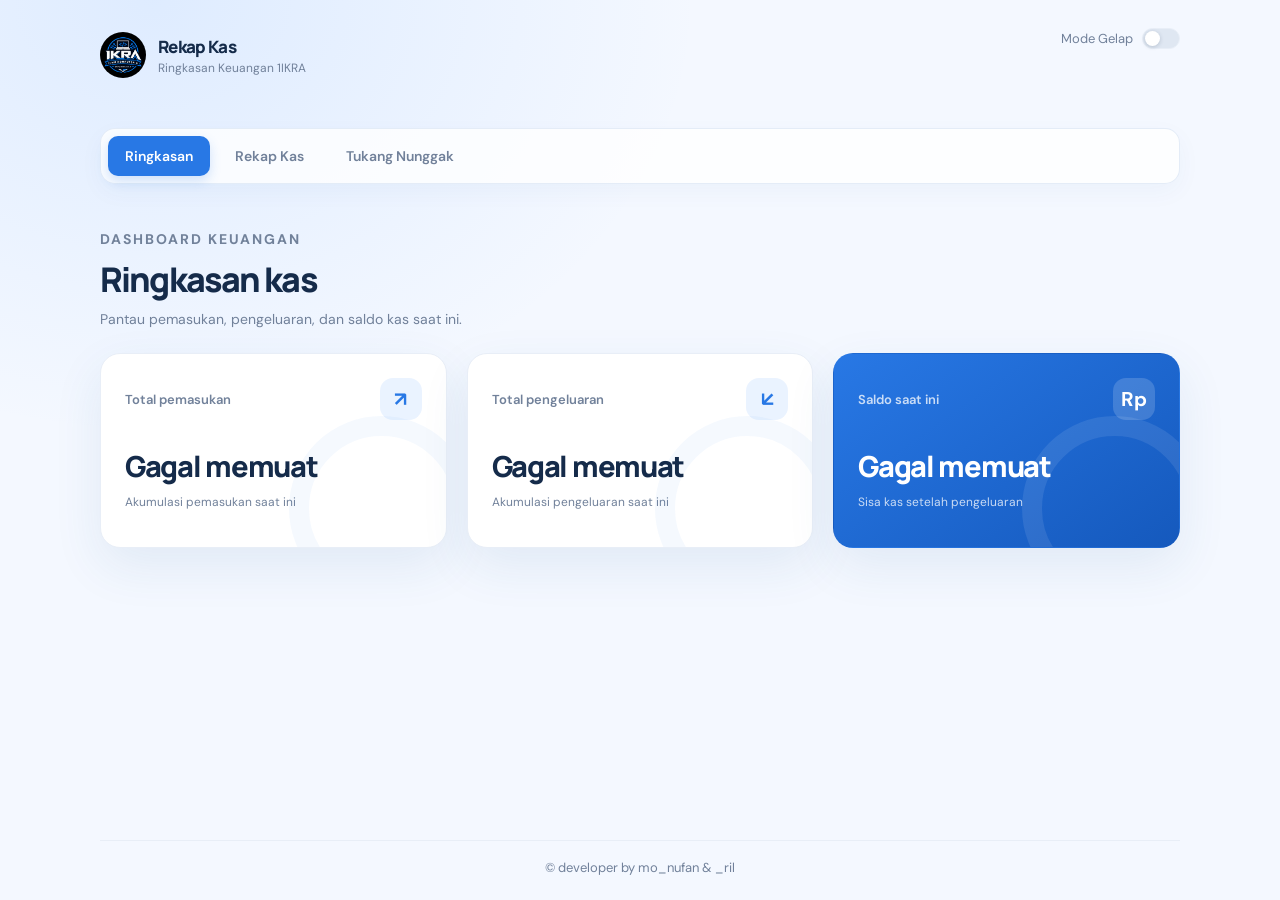
<file: rekap kas/index.html>
<!doctype html>
<html lang="id">
  <head>
    <meta charset="UTF-8" />
    <meta name="viewport" content="width=device-width, initial-scale=1.0" />
    <meta name="theme-color" content="#f4f8ff" />
    <title>Rekap Kas | Ringkasan</title>
    <link rel="stylesheet" href="main.css" />
  </head>
  <body>
    <header>
      <div class="brand">
        <img src="assets/logo.webp" alt="Logo 1IKRA" class="brand-logo" />
        <div>
          <p class="brand-name">Rekap Kas</p>
          <p class="brand-caption">Ringkasan Keuangan 1IKRA</p>
        </div>
      </div>
    </header>
    <div id="mode-toggle">
      <label for="mode-switch">Mode Gelap</label>
      <input type="checkbox" id="mode-switch" />
    </div>
    <div id="navbar">
      <a href="index.html" aria-current="page">Ringkasan</a>
      <a href="main.html">Rekap Kas</a>
      <a href="nunggak.html">Tukang Nunggak</a>
    </div>
    <main>
      <section aria-labelledby="summary-title">
        <div class="page-heading">
          <p class="eyebrow">Dashboard keuangan</p>
          <h1 id="summary-title">Ringkasan kas</h1>
          <p>Pantau pemasukan, pengeluaran, dan saldo kas saat ini.</p>
        </div>
        <div class="summary-grid">
          <article class="summary-card">
            <div class="card-topline">
              <p class="card-label">Total pemasukan</p>
              <span class="card-icon" aria-hidden="true">↗</span>
            </div>
            <h2 id="total-pemasukan">-</h2>
            <p class="card-note">Akumulasi pemasukan saat ini</p>
          </article>
          <article class="summary-card">
            <div class="card-topline">
              <p class="card-label">Total pengeluaran</p>
              <span class="card-icon" aria-hidden="true">↙</span>
            </div>
            <h2 id="total-pengeluaran">-</h2>
            <p class="card-note">Akumulasi pengeluaran saat ini</p>
          </article>
          <article class="summary-card balance">
            <div class="card-topline">
              <p class="card-label">Saldo saat ini</p>
              <span class="card-icon" aria-hidden="true">Rp</span>
            </div>
            <h2 id="saldo">-</h2>
            <p class="card-note">Sisa kas setelah pengeluaran</p>
          </article>
        </div>
      </section>
    </main>
    <footer>
      <p>© developer by mo_nufan & _ril</p>
    </footer>
    <script src="main.js" defer></script>
    <script src="theme.js" defer></script>
  </body>
</html>
</file>
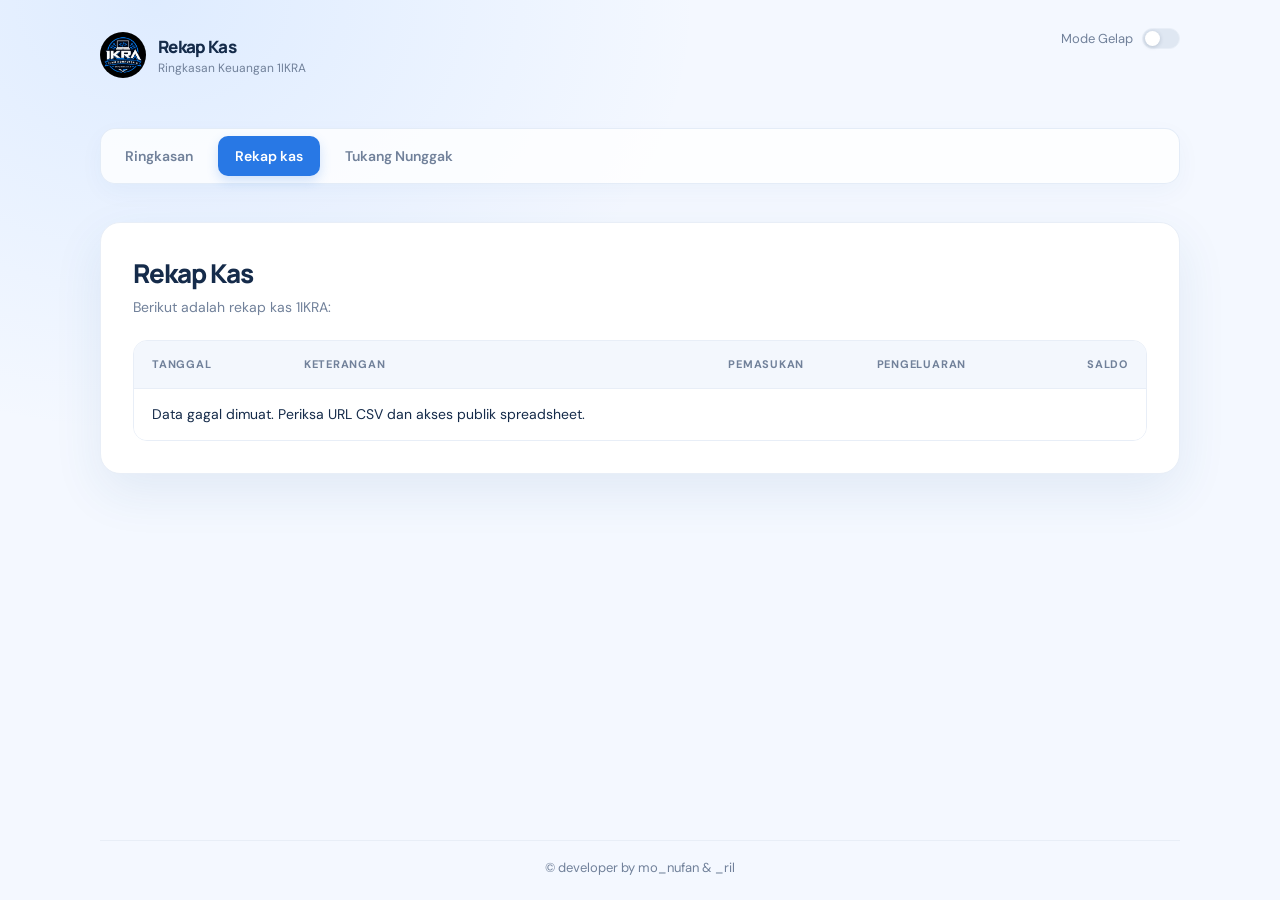
<file: rekap kas/main.html>
<!doctype html>
<html lang="id">
  <head>
    <meta charset="UTF-8" />
    <meta name="viewport" content="width=device-width, initial-scale=1.0" />
    <title>Rekap Kas</title>
    <link rel="stylesheet" href="style.css" />
  </head>
  <header>
    <div class="brand">
        <img src="assets/logo.webp" alt="Logo 1IKRA" class="brand-logo" />
        <div>
          <p class="brand-name">Rekap Kas</p>
          <p class="brand-caption">Ringkasan Keuangan 1IKRA</p>
        </div>
      </div>
  </header>
  <body>
    <div id="mode-toggle">
      <label for="mode-switch">Mode Gelap</label>
      <input type="checkbox" id="mode-switch" />
    </div>
    <div id="navbar">
      <a href="index.html">Ringkasan</a
      ><a href="main.html" aria-current="page">Rekap kas</a>
      <a href="nunggak.html">Tukang Nunggak</a>
    </div>
    <section>
      <div id="card">
        <h2>Rekap Kas</h2>
        <p>Berikut adalah rekap kas 1IKRA:</p>
        <div
          class="table-scroll table-scroll--wide"
          role="region"
          aria-label="Tabel rekap kas"
          tabindex="0"
        >
          <table>
            <thead>
              <tr>
                <th>Tanggal</th>
                <th>Keterangan</th>
                <th>Pemasukan</th>
                <th>Pengeluaran</th>
                <th>Saldo</th>
              </tr>
            </thead>
            <tbody id="rekap-table-body">
              <!-- Data akan diisi melalui JavaScript -->
            </tbody>
          </table>
        </div>
      </div>
    </section>
    <footer>
      <p>© developer by mo_nufan & _ril</p>
    </footer>
    <script src="app.js" defer></script>
    <script src="theme.js" defer></script>
  </body>
</html>
</file>
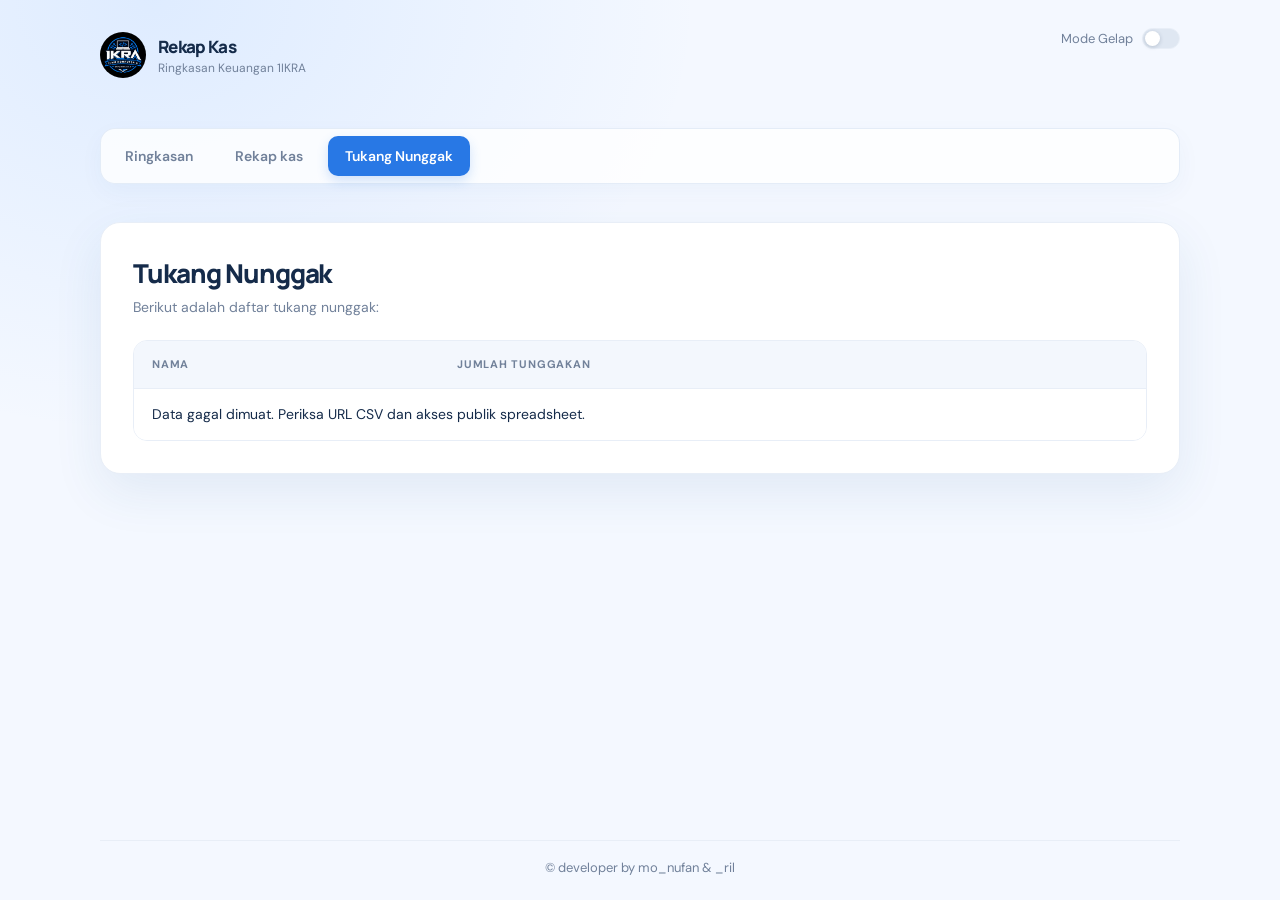
<file: rekap kas/nunggak.html>
<!doctype html>
<html lang="id">
  <head>
    <meta charset="UTF-8" />
    <meta name="viewport" content="width=device-width, initial-scale=1.0" />
    <title>Tukang Nunggak</title>
    <link rel="stylesheet" href="style.css" />
  </head>
  <header>
    <div class="brand">
        <img src="assets/logo.webp" alt="Logo 1IKRA" class="brand-logo" />
        <div>
          <p class="brand-name">Rekap Kas</p>
          <p class="brand-caption">Ringkasan Keuangan 1IKRA</p>
        </div>
      </div>
  </header>
  <body>
    <div id="mode-toggle">
      <label for="mode-switch">Mode Gelap</label>
      <input type="checkbox" id="mode-switch" />
    </div>
    <div id="navbar">
      <a href="index.html">Ringkasan</a>
      <a href="main.html">Rekap kas</a>
      <a href="nunggak.html" aria-current="page">Tukang Nunggak</a>
    </div>
    <section>
      <div id="card">
        <h2>Tukang Nunggak</h2>
        <p>Berikut adalah daftar tukang nunggak:</p>
        <div
          class="table-scroll table-scroll--compact"
          role="region"
          aria-label="Tabel tukang nunggak"
          tabindex="0"
        >
          <table>
            <thead>
              <tr>
                <th>Nama</th>
                <th>Jumlah Tunggakan</th>
              </tr>
            </thead>
            <tbody id="nunggak-table-body">
              <!-- Data akan diisi melalui JavaScript -->
            </tbody>
          </table>
        </div>
      </div>
    </section>
    <footer>
      <p>© developer by mo_nufan & _ril</p>
    </footer>
    <script src="app.js" defer></script>
    <script src="theme.js" defer></script>
  </body>
</html>
</file>
<file: rekap kas/main.css>
@import url("https://fonts.googleapis.com/css2?family=DM+Sans:wght@400;500;600;700&family=Manrope:wght@500;600;700;800&display=swap");

:root {
  color-scheme: light;
  --background: #f4f8ff;
  --surface: #ffffff;
  --text: #152b4a;
  --muted: #71819a;
  --blue: #2878e5;
  --blue-dark: #1559bd;
  --blue-soft: #eaf3ff;
  --border: #e8eef7;
  --shadow: 0 18px 50px rgba(37, 85, 145, 0.09);
}

:root[data-theme="dark"] {
  color-scheme: dark;
  --background: #0b1423;
  --surface: #121f32;
  --text: #e8f0fc;
  --muted: #9aacc5;
  --blue: #5a9cff;
  --blue-dark: #8bbaff;
  --blue-soft: #1c3150;
  --border: #24364f;
  --shadow: 0 18px 50px rgba(0, 0, 0, 0.24);
}

* {
  box-sizing: border-box;
  margin: 0;
}

:root[data-theme="dark"] #mode-switch:not(:checked) {
  background: #34445c;
}

body {
  display: flex;
  flex-direction: column;
  min-width: 320px;
  min-height: 100vh;
  padding: 32px 24px 24px;
  background:
    radial-gradient(
      ellipse at 12% 0%,
      rgba(91, 161, 255, 0.14),
      transparent 34rem
    ),
    var(--background);
  color: var(--text);
  font-family: "DM Sans", sans-serif;
}

:root[data-theme="dark"] body {
  background:
    radial-gradient(
      ellipse at 12% 0%,
      rgba(49, 111, 190, 0.16),
      transparent 34rem
    ),
    var(--background);
}

header,
main,
#navbar {
  width: min(100%, 1080px);
  margin-inline: auto;
}

header {
  min-height: 68px;
  margin-bottom: 28px;
}

.brand {
  display: flex;
  align-items: center;
  gap: 12px;
}

.brand-mark {
  display: grid;
  width: 46px;
  height: 46px;
  place-items: center;
  border-radius: 15px;
  background: linear-gradient(145deg, #4c9cff, #2168d2);
  box-shadow: 0 8px 18px rgba(40, 120, 229, 0.24);
  color: #fff;
  font-family: "Manrope", sans-serif;
  font-size: 20px;
  font-weight: 800;
}

.brand-logo {
  display: block;
  width: 46px;
  height: 46px;
  flex: 0 0 46px;
  object-fit: contain;
  border-radius: 50px;
}

.brand-name {
  font-family: "Manrope", sans-serif;
  font-size: 17px;
  font-weight: 800;
  letter-spacing: -0.04em;
}

.brand-caption {
  margin-top: 2px;
  color: var(--muted);
  font-size: 12px;
}

#mode-toggle {
  position: fixed;
  z-index: 2;
  top: 28px;
  right: max(24px, calc((100vw - 1080px) / 2));
  display: flex;
  align-items: center;
  gap: 9px;
  color: var(--muted);
  font-size: 13px;
}

#mode-switch {
  width: 38px;
  height: 21px;
  margin: 0;
  appearance: none;
  border: 1px solid var(--border);
  border-radius: 20px;
  background: #dfe7f2;
  cursor: pointer;
  transition: background 160ms ease;
}

#mode-switch::before {
  display: block;
  width: 15px;
  height: 15px;
  margin: 2px;
  border-radius: 50%;
  background: #fff;
  box-shadow: 0 1px 4px rgba(21, 43, 74, 0.2);
  content: "";
  transition: transform 160ms ease;
}

#mode-switch:checked {
  border-color: var(--blue);
  background: var(--blue);
}

#mode-switch:checked::before {
  transform: translateX(17px);
}

#mode-switch:focus-visible,
#navbar a:focus-visible {
  outline: 3px solid rgba(40, 120, 229, 0.35);
  outline-offset: 3px;
}

#navbar {
  display: flex;
  gap: 8px;
  margin-bottom: 38px;
  padding: 7px;
  border: 1px solid rgba(222, 232, 246, 0.8);
  border-radius: 15px;
  background: rgba(255, 255, 255, 0.78);
  box-shadow: 0 8px 24px rgba(37, 85, 145, 0.04);
}

:root[data-theme="dark"] #navbar {
  border-color: var(--border);
  background: rgba(18, 31, 50, 0.88);
  box-shadow: 0 8px 24px rgba(0, 0, 0, 0.15);
}

#navbar a {
  padding: 11px 17px;
  border-radius: 10px;
  color: var(--muted);
  font-size: 14px;
  font-weight: 600;
  text-decoration: none;
  transition:
    background 160ms ease,
    color 160ms ease;
}

#navbar a:hover {
  background: var(--blue-soft);
  color: var(--blue-dark);
}

#navbar a[aria-current="page"] {
  background: var(--blue);
  color: #fff;
  box-shadow: 0 5px 12px rgba(40, 120, 229, 0.2);
}

.page-heading {
  margin-bottom: 25px;
}

.eyebrow {
  margin-bottom: 8px;
  color: var(--blue);
  font-size: 11px;
  font-weight: 700;
  letter-spacing: 0.14em;
  text-transform: uppercase;
}

.page-heading h1 {
  font-family: "Manrope", sans-serif;
  font-size: clamp(25px, 4vw, 34px);
  font-weight: 800;
  letter-spacing: -0.055em;
}

.page-heading p {
  margin-top: 8px;
  color: var(--muted);
  font-size: 14px;
}

.summary-grid {
  display: grid;
  grid-template-columns: repeat(3, minmax(0, 1fr));
  gap: 20px;
}

.summary-card {
  position: relative;
  overflow: hidden;
  min-height: 195px;
  padding: 24px;
  border: 1px solid var(--border);
  border-radius: 20px;
  background: var(--surface);
  box-shadow: var(--shadow);
  transition:
    transform 180ms ease,
    box-shadow 180ms ease;
}

.summary-card:hover {
  transform: translateY(-4px);
  box-shadow: 0 24px 55px rgba(37, 85, 145, 0.14);
}

.summary-card::after {
  position: absolute;
  right: -28px;
  bottom: -54px;
  width: 145px;
  height: 145px;
  border: 20px solid rgba(40, 120, 229, 0.045);
  border-radius: 50%;
  content: "";
  pointer-events: none;
}

.card-topline {
  display: flex;
  align-items: center;
  justify-content: space-between;
  gap: 12px;
  margin-bottom: 26px;
}

.card-label {
  color: var(--muted);
  font-size: 13px;
  font-weight: 600;
}

.card-icon {
  display: grid;
  width: 42px;
  height: 42px;
  place-items: center;
  border-radius: 13px;
  background: var(--blue-soft);
  color: var(--blue);
  font-size: 20px;
  font-weight: 700;
}

.summary-card h2 {
  position: relative;
  z-index: 1;
  font-family: "Manrope", sans-serif;
  font-size: clamp(22px, 3vw, 29px);
  font-weight: 800;
  letter-spacing: -0.045em;
  overflow-wrap: anywhere;
}

.summary-card .card-note {
  margin-top: 8px;
  color: var(--muted);
  font-size: 12px;
}

.summary-card.balance {
  border-color: transparent;
  background: linear-gradient(145deg, #2878e5, #1559bd);
  color: #fff;
}

.summary-card.balance::after {
  border-color: rgba(255, 255, 255, 0.09);
}

.summary-card.balance .card-label,
.summary-card.balance .card-note {
  color: rgba(255, 255, 255, 0.76);
}

.summary-card.balance .card-icon {
  background: rgba(255, 255, 255, 0.16);
  color: #fff;
}

:root[data-theme="dark"] .summary-card.balance {
  background: linear-gradient(145deg, #2367bd, #17478c);
}

footer {
  width: min(100%, 1080px);
  margin: auto auto 0;
  padding: 18px 0 0;
  border-top: 1px solid var(--border);
  text-align: center;
  color: var(--muted);
  font-size: 13px;
}

@media (max-width: 760px) {
  body {
    padding: 24px 18px;
  }

  #mode-toggle {
    position: static;
    justify-content: flex-end;
    margin: -56px 0 31px;
  }

  #navbar {
    margin-bottom: 32px;
  }

  .summary-grid {
    grid-template-columns: 1fr;
    gap: 14px;
  }

  .summary-card {
    min-height: 170px;
  }
}

@media (prefers-reduced-motion: reduce) {
  *,
  *::before,
  *::after {
    scroll-behavior: auto !important;
    transition-duration: 0.01ms !important;
  }
}
</file>
<file: rekap kas/style.css>
@import url("https://fonts.googleapis.com/css2?family=DM+Sans:wght@400;500;600;700&family=Manrope:wght@500;600;700;800&display=swap");

:root {
  color-scheme: light;
  --background: #f4f8ff;
  --surface: #ffffff;
  --text: #152b4a;
  --muted: #71819a;
  --blue: #2878e5;
  --blue-dark: #1559bd;
  --blue-soft: #eaf3ff;
  --border: #e8eef7;
  --shadow: 0 18px 50px rgba(37, 85, 145, 0.09);
  --table-head: #f3f7fd;
  --table-row-alt: #f8faff;
  --table-row-hover: #eef5ff;
}

:root[data-theme="dark"] {
  color-scheme: dark;
  --background: #0b1423;
  --surface: #121f32;
  --text: #e8f0fc;
  --muted: #9aacc5;
  --blue: #5a9cff;
  --blue-dark: #8bbaff;
  --blue-soft: #1c3150;
  --border: #24364f;
  --shadow: 0 18px 50px rgba(0, 0, 0, 0.24);
  --table-head: #1a2a41;
  --table-row-alt: #15243a;
  --table-row-hover: #1c3150;
}

* {
  box-sizing: border-box;
  margin: 0;
}

body {
  display: flex;
  flex-direction: column;
  min-width: 320px;
  min-height: 100vh;
  padding: 32px 24px 24px;
  background:
    radial-gradient(
      ellipse at 12% 0%,
      rgba(91, 161, 255, 0.14),
      transparent 34rem
    ),
    var(--background);
  color: var(--text);
  font-family: "DM Sans", sans-serif;
}

:root[data-theme="dark"] body {
  background:
    radial-gradient(
      ellipse at 12% 0%,
      rgba(49, 111, 190, 0.16),
      transparent 34rem
    ),
    var(--background);
}

header,
main,
#navbar {
  width: min(100%, 1080px);
  margin-inline: auto;
}

header {
  min-height: 68px;
  margin-bottom: 28px;
}

.brand {
  display: flex;
  align-items: center;
  gap: 12px;
}

.brand-mark {
  display: grid;
  width: 46px;
  height: 46px;
  place-items: center;
  border-radius: 15px;
  background: linear-gradient(145deg, #4c9cff, #2168d2);
  box-shadow: 0 8px 18px rgba(40, 120, 229, 0.24);
  color: #fff;
  font-family: "Manrope", sans-serif;
  font-size: 20px;
  font-weight: 800;
}

.brand-logo {
  display: block;
  width: 46px;
  height: 46px;
  flex: 0 0 46px;
  object-fit: contain;
  border-radius: 50px;
}

.brand-name {
  font-family: "Manrope", sans-serif;
  font-size: 17px;
  font-weight: 800;
  letter-spacing: -0.04em;
}

.brand-caption {
  margin-top: 2px;
  color: var(--muted);
  font-size: 12px;
}

#mode-toggle {
  position: fixed;
  z-index: 2;
  top: 28px;
  right: max(24px, calc((100vw - 1080px) / 2));
  display: flex;
  align-items: center;
  gap: 9px;
  color: var(--muted);
  font-size: 13px;
}

#mode-switch {
  width: 38px;
  height: 21px;
  margin: 0;
  appearance: none;
  border: 1px solid var(--border);
  border-radius: 20px;
  background: #dfe7f2;
  cursor: pointer;
  transition: background 160ms ease;
}

#mode-switch::before {
  display: block;
  width: 15px;
  height: 15px;
  margin: 2px;
  border-radius: 50%;
  background: #fff;
  box-shadow: 0 1px 4px rgba(21, 43, 74, 0.2);
  content: "";
  transition: transform 160ms ease;
}

#mode-switch:checked {
  border-color: var(--blue);
  background: var(--blue);
}

:root[data-theme="dark"] #mode-switch:not(:checked) {
  background: #34445c;
}

#mode-switch:checked::before {
  transform: translateX(17px);
}

#mode-switch:focus-visible,
#navbar a:focus-visible {
  outline: 3px solid rgba(40, 120, 229, 0.35);
  outline-offset: 3px;
}

#navbar {
  display: flex;
  gap: 8px;
  margin-bottom: 38px;
  padding: 7px;
  border: 1px solid rgba(222, 232, 246, 0.8);
  border-radius: 15px;
  background: rgba(255, 255, 255, 0.78);
  box-shadow: 0 8px 24px rgba(37, 85, 145, 0.04);
}

:root[data-theme="dark"] #navbar {
  border-color: var(--border);
  background: rgba(18, 31, 50, 0.88);
  box-shadow: 0 8px 24px rgba(0, 0, 0, 0.15);
}

#navbar a {
  padding: 11px 17px;
  border-radius: 10px;
  color: var(--muted);
  font-size: 14px;
  font-weight: 600;
  text-decoration: none;
  transition:
    background 160ms ease,
    color 160ms ease;
}

#navbar a:hover {
  background: var(--blue-soft);
  color: var(--blue-dark);
}

#navbar a[aria-current="page"] {
  background: var(--blue);
  color: #fff;
  box-shadow: 0 5px 12px rgba(40, 120, 229, 0.2);
}

.page-heading {
  margin-bottom: 25px;
}

.eyebrow {
  margin-bottom: 8px;
  color: var(--blue);
  font-size: 11px;
  font-weight: 700;
  letter-spacing: 0.14em;
  text-transform: uppercase;
}

.page-heading h1 {
  font-family: "Manrope", sans-serif;
  font-size: clamp(25px, 4vw, 34px);
  font-weight: 800;
  letter-spacing: -0.055em;
}

.page-heading p {
  margin-top: 8px;
  color: var(--muted);
  font-size: 14px;
}

.summary-grid {
  display: grid;
  grid-template-columns: repeat(3, minmax(0, 1fr));
  gap: 20px;
}

.summary-card {
  position: relative;
  overflow: hidden;
  min-height: 195px;
  padding: 24px;
  border: 1px solid var(--border);
  border-radius: 20px;
  background: var(--surface);
  box-shadow: var(--shadow);
  transition:
    transform 180ms ease,
    box-shadow 180ms ease;
}

.summary-card:hover {
  transform: translateY(-4px);
  box-shadow: 0 24px 55px rgba(37, 85, 145, 0.14);
}

.summary-card::after {
  position: absolute;
  right: -28px;
  bottom: -54px;
  width: 145px;
  height: 145px;
  border: 20px solid rgba(40, 120, 229, 0.045);
  border-radius: 50%;
  content: "";
  pointer-events: none;
}

.card-topline {
  display: flex;
  align-items: center;
  justify-content: space-between;
  gap: 12px;
  margin-bottom: 26px;
}

.card-label {
  color: var(--muted);
  font-size: 13px;
  font-weight: 600;
}

.card-icon {
  display: grid;
  width: 42px;
  height: 42px;
  place-items: center;
  border-radius: 13px;
  background: var(--blue-soft);
  color: var(--blue);
  font-size: 20px;
  font-weight: 700;
}

.summary-card h2 {
  position: relative;
  z-index: 1;
  font-family: "Manrope", sans-serif;
  font-size: clamp(22px, 3vw, 29px);
  font-weight: 800;
  letter-spacing: -0.045em;
  overflow-wrap: anywhere;
}

.summary-card .card-note {
  margin-top: 8px;
  color: var(--muted);
  font-size: 12px;
}

.summary-card.balance {
  border-color: transparent;
  background: linear-gradient(145deg, #2878e5, #1559bd);
  color: #fff;
}

.summary-card.balance::after {
  border-color: rgba(255, 255, 255, 0.09);
}

.summary-card.balance .card-label,
.summary-card.balance .card-note {
  color: rgba(255, 255, 255, 0.76);
}

.summary-card.balance .card-icon {
  background: rgba(255, 255, 255, 0.16);
  color: #fff;
}

:root[data-theme="dark"] .summary-card.balance {
  background: linear-gradient(145deg, #2367bd, #17478c);
}

section {
  color: var(--text);
}

#card,
table {
  color: var(--text);
}

table {
  border-color: var(--border);
}

th,
td {
  border-color: var(--border);
}

:root[data-theme="dark"] th {
  background: #1a2a41;
}

:root[data-theme="dark"] tbody tr:nth-child(even) {
  background: #15243a;
}

@media (max-width: 760px) {
  body {
    padding: 24px 18px;
  }

  #mode-toggle {
    position: static;
    justify-content: flex-end;
    margin: -56px 0 31px;
  }

  #navbar {
    margin-bottom: 32px;
  }

  .summary-grid {
    grid-template-columns: 1fr;
    gap: 14px;
  }

  .summary-card {
    min-height: 170px;
  }
}

@media (prefers-reduced-motion: reduce) {
  *,
  *::before,
  *::after {
    scroll-behavior: auto !important;
    transition-duration: 0.01ms !important;
  }
}

body > h1,
body > section,
body > footer {
  width: min(100%, 1080px);
  margin-inline: auto;
}

body > footer {
  margin-top: auto;
  padding: 18px 0 0;
  border-top: 1px solid var(--border);
  color: var(--muted);
  font-size: 13px;
  text-align: center;
}

body > h1 {
  margin-bottom: 28px;
  font-family: "Manrope", sans-serif;
  font-size: clamp(25px, 4vw, 34px);
  font-weight: 800;
  letter-spacing: -0.055em;
}

section {
  color: var(--text);
}

#card {
  overflow: hidden;
  padding: clamp(20px, 4vw, 32px);
  border: 1px solid var(--border);
  border-radius: 20px;
  background: var(--surface);
  box-shadow: var(--shadow);
}

#card h2 {
  font-family: "Manrope", sans-serif;
  font-size: clamp(21px, 3vw, 26px);
  font-weight: 800;
  letter-spacing: -0.04em;
}

#card > p {
  margin-top: 7px;
  color: var(--muted);
  font-size: 14px;
}

.table-scroll {
  overflow: auto;
  margin-top: 24px;
  border: 1px solid var(--border);
  border-radius: 14px;
  background: var(--surface);
  scrollbar-color: var(--border) transparent;
}

.table-scroll:focus-visible {
  outline: 3px solid rgba(40, 120, 229, 0.35);
  outline-offset: 3px;
}

.table-scroll table {
  width: 100%;
  border: 0;
  border-collapse: separate;
  border-spacing: 0;
  color: var(--text);
  font-size: 14px;
  line-height: 1.5;
}

.table-scroll--wide table {
  min-width: 720px;
  table-layout: fixed;
}

.table-scroll--wide th:first-child,
.table-scroll--wide td:first-child {
  width: 15%;
}

.table-scroll--wide th:nth-child(2),
.table-scroll--wide td:nth-child(2) {
  width: 37%;
}

.table-scroll--wide th:nth-child(n + 3),
.table-scroll--wide td:nth-child(n + 3) {
  width: 16%;
  text-align: right;
  font-variant-numeric: tabular-nums;
}

.table-scroll th,
.table-scroll td {
  padding: 15px 18px;
  border: 0;
  border-bottom: 1px solid var(--border);
}

.table-scroll th {
  position: sticky;
  z-index: 1;
  top: 0;
  background: var(--table-head);
  color: var(--muted);
  font-size: 11px;
  font-weight: 700;
  letter-spacing: 0.07em;
  text-align: left;
  text-transform: uppercase;
  white-space: nowrap;
}

.table-scroll th:nth-child(n + 3) {
  text-align: right;
}

.table-scroll tbody tr {
  background: var(--surface);
  transition: background-color 140ms ease;
}

.table-scroll tbody tr:nth-child(even) {
  background: var(--table-row-alt);
}

.table-scroll tbody tr:hover {
  background: var(--table-row-hover);
}

.table-scroll tbody tr:last-child td {
  border-bottom: 0;
}

.table-scroll tbody td {
  overflow-wrap: anywhere;
}

@media (max-width: 760px) {
  body > h1 {
    margin-bottom: 24px;
  }

  #card {
    padding: 20px 16px;
  }

  .table-scroll {
    margin-top: 20px;
  }

  .table-scroll th,
  .table-scroll td {
    padding: 13px 14px;
  }
}
</file>
